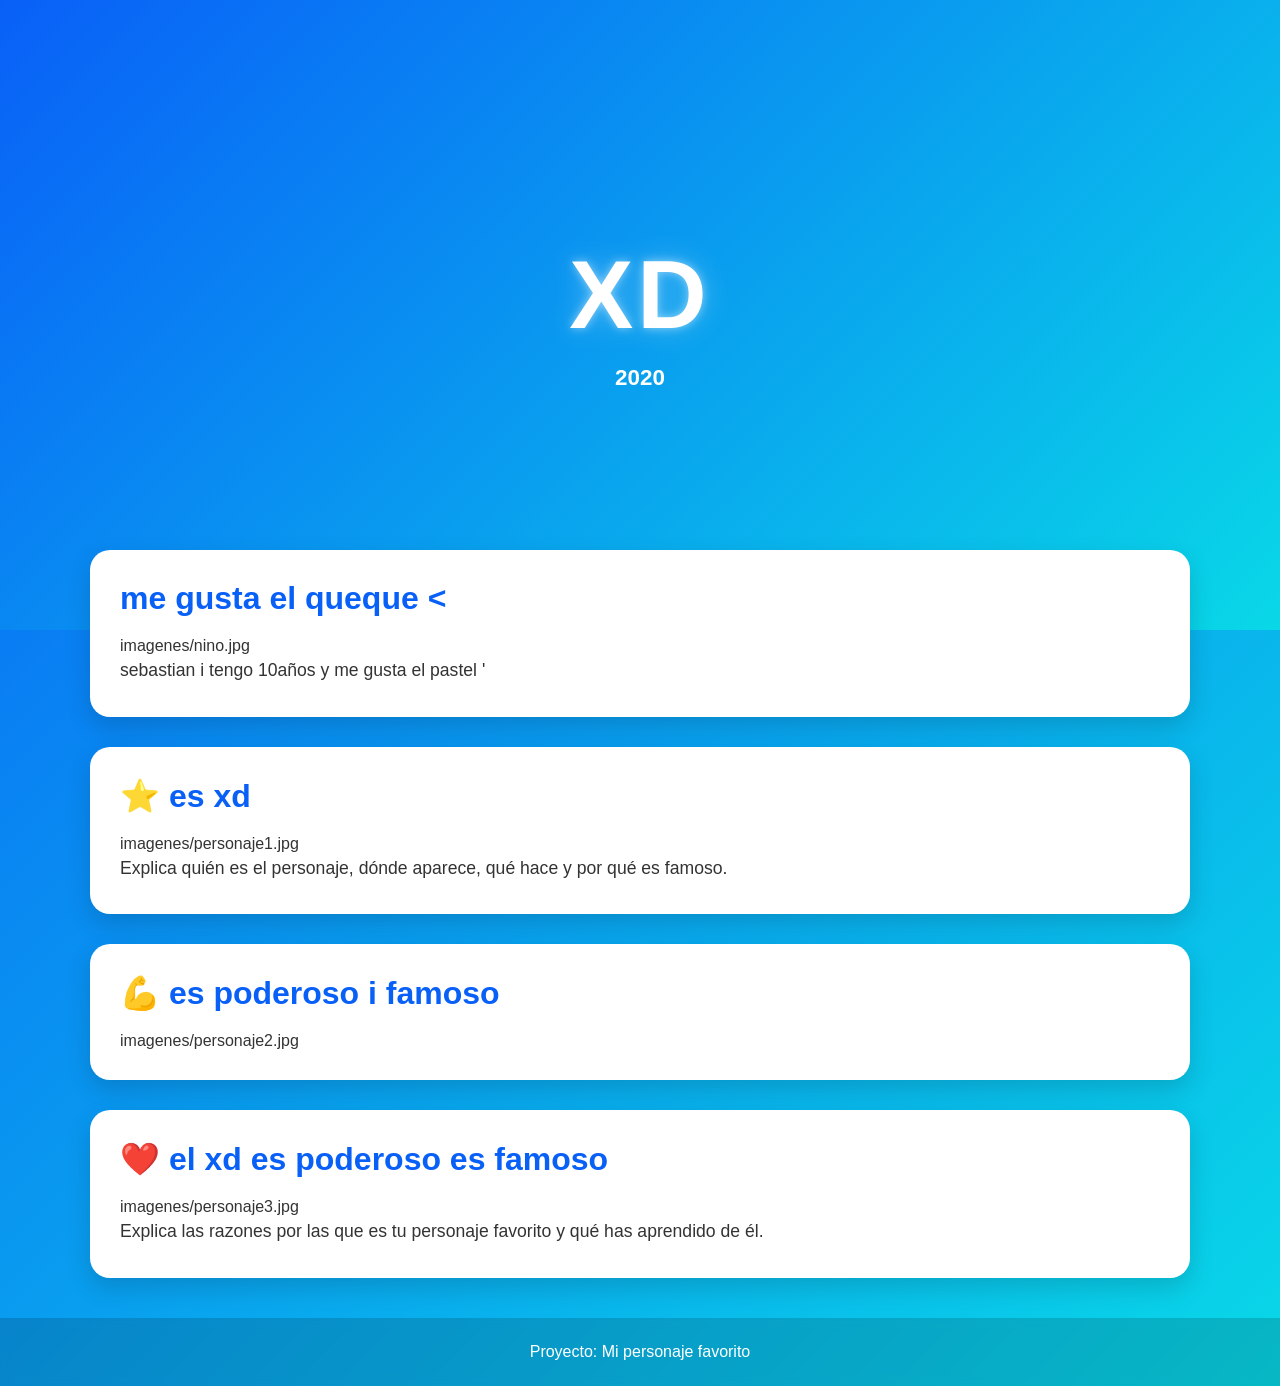
<file: docs/personajeFavorito/index.html>
<!DOCTYPE html>
<html lang="es">

<head>
    <meta charset="UTF-8">
    <meta name="viewport" content="width=device-width, initial-scale=1.0">
    <title></title>
    <link rel="stylesheet" href="style.css">
</head>

<body>

    <header class="hero">
        <div class="hero-content">
            <h1>xd</h1>
            <p> <strong>2020</strong></p>
        </div>
    </header>

    <main>

        <section class="card">
            <h2>me gusta el queque < </h2>
            imagenes/nino.jpg

            <p>
        sebastian i tengo 10años y me gusta el pastel

    '
                
                
            </p>
        </section>

        <section class="card">
            <h2>⭐ es xd</h2>
            imagenes/personaje1.jpg

            <p>
                Explica quién es el personaje, dónde aparece,
                qué hace y por qué es famoso.
            </p>
        </section>

        <section class="card">
            <h2>💪 es poderoso i famoso</h2>
            imagenes/personaje2.jpg

            <p>
                 
            
            </p>
        </section>

        <section class="card">
            <h2>❤️ el xd es poderoso es famoso</h2>
            imagenes/personaje3.jpg

            <p>
                Explica las razones por las que es tu personaje favorito
                y qué has aprendido de él.
            </p>
        </section>

    </main>

    <footer>
        <p>Proyecto: Mi personaje favorito</p>
    </footer>

</body>

</html>
</file>
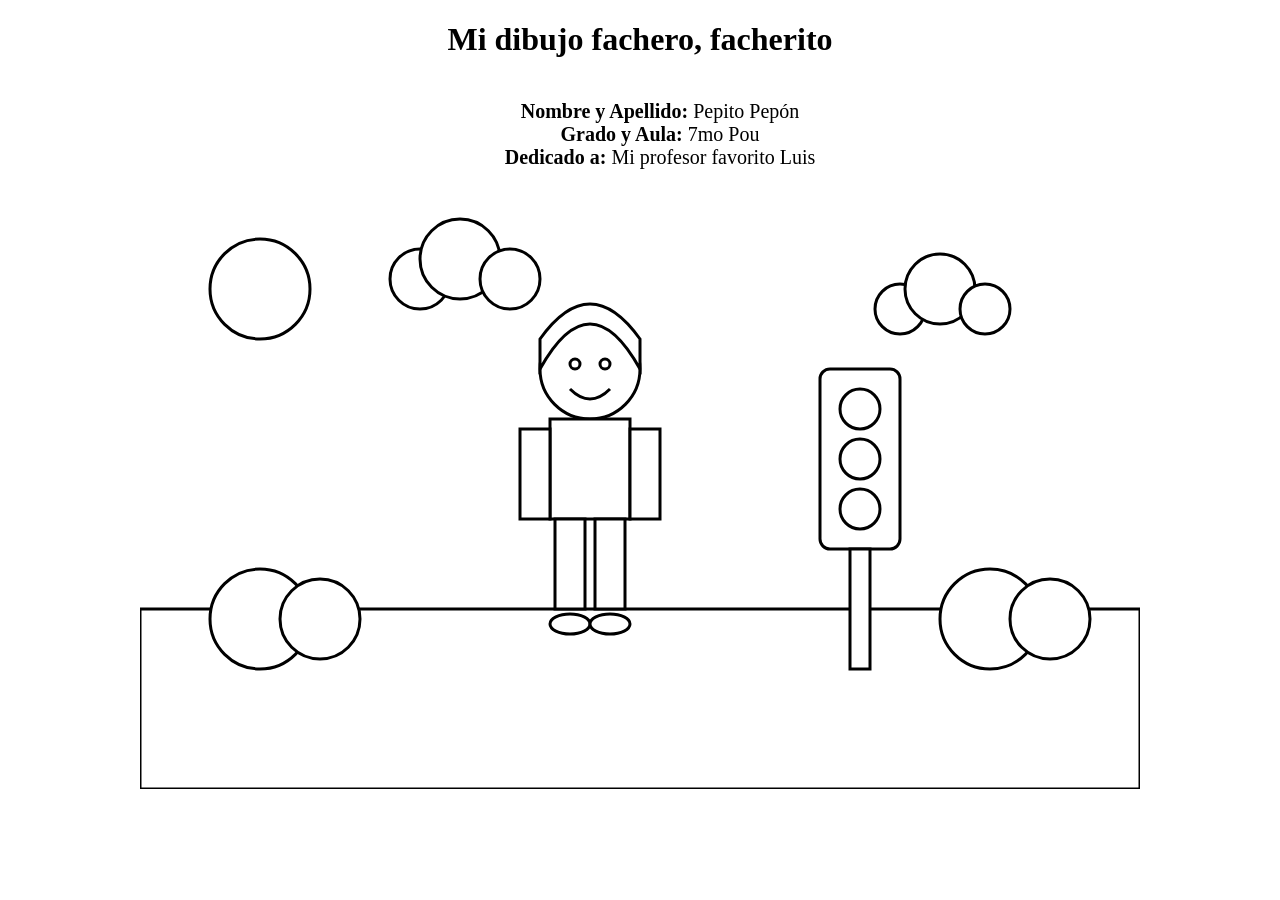
<file: docs/semaforoRGB/index.html>
<!DOCTYPE html>
<html lang="es">
<head>
    <meta charset="UTF-8">
    <title>Dibujo para colorear</title>
    <link rel="stylesheet" href="estilos.css">
</head>
<body>
<h1>Mi dibujo fachero, facherito</h1>
<ul>
  <li><strong>Nombre y Apellido:</strong> Pepito Pepón</li>
  <li><strong>Grado y Aula:</strong> 7mo Pou</li>
  <li><strong>Dedicado a:</strong> Mi profesor favorito Luis</li>
</ul>
<svg viewBox="0 0 1000 600" class="dibujo cielo">

    <!-- Sol -->
    <circle class="sol" cx="120" cy="100" r="50"/>

    <!-- Nubes -->
    <g class="nube">
        <circle class="nube-cuerpo" cx="280" cy="90" r="30"/>
        <circle class="nube-cuerpo" cx="320" cy="70" r="40"/>
        <circle class="nube-cuerpo" cx="370" cy="90" r="30"/>
    </g>

    <g class="nube">
        <circle class="nube-cuerpo" cx="760" cy="120" r="25"/>
        <circle class="nube-cuerpo" cx="800" cy="100" r="35"/>
        <circle class="nube-cuerpo" cx="845" cy="120" r="25"/>
    </g>

    <!-- Césped -->
    <rect class="cesped" x="0" y="420" width="1000" height="180"/>

    <!-- Arbustos -->
    <circle class="arbusto" cx="120" cy="430" r="50"/>
    <circle class="arbusto" cx="180" cy="430" r="40"/>

    <circle class="arbusto" cx="850" cy="430" r="50"/>
    <circle class="arbusto" cx="910" cy="430" r="40"/>

    <!-- Semáforo -->
    <g class="semaforo">

        <rect class="cuerpo-semaforo"
              x="680"
              y="180"
              width="80"
              height="180"
              rx="10"/>

        <circle class="luz-roja"
                cx="720"
                cy="220"
                r="20"/>

        <circle class="luz-amarilla"
                cx="720"
                cy="270"
                r="20"/>

        <circle class="luz-verde"
                cx="720"
                cy="320"
                r="20"/>

        <rect class="palo-semaforo"
              x="710"
              y="360"
              width="20"
              height="120"/>

    </g>

    <!-- Persona -->

    <!-- Cabeza -->
    <circle class="piel"
            cx="450"
            cy="180"
            r="50"/>

    <!-- Cabello -->
    <path class="cabello"
          d="M400 180
             Q450 90 500 180
             L500 150
             Q450 80 400 150 Z"/>

    <!-- Ojos -->
    <circle class="ojo"
            cx="435"
            cy="175"
            r="5"/>

    <circle class="ojo"
            cx="465"
            cy="175"
            r="5"/>

    <!-- Sonrisa -->
    <path class="boca"
          d="M430 200 Q450 220 470 200"/>

    <!-- Polo -->
    <rect class="polo"
          x="410"
          y="230"
          width="80"
          height="100"/>

    <!-- Brazos -->
    <rect class="piel"
          x="380"
          y="240"
          width="30"
          height="90"/>

    <rect class="piel"
          x="490"
          y="240"
          width="30"
          height="90"/>

    <!-- Pantalón -->
    <rect class="pantalon"
          x="415"
          y="330"
          width="30"
          height="90"/>

    <rect class="pantalon"
          x="455"
          y="330"
          width="30"
          height="90"/>

    <!-- Zapatos -->
    <ellipse class="zapato"
             cx="430"
             cy="435"
             rx="20"
             ry="10"/>

    <ellipse class="zapato"
             cx="470"
             cy="435"
             rx="20"
             ry="10"/>

</svg>

</body>
</html>
</file>
<file: docs/personajeFavorito/style.css>
/*======================================
  PALETA DE COLORES
======================================*/
:root {
    --color-primario: #0960f7;
    --color-secundario: #09d8e7;
}

/*======================================
  CONFIGURACIÓN GENERAL
======================================*/
* {
    margin: 0;
    padding: 0;
    box-sizing: border-box;
}

body {
    font-family: "Segoe UI", Arial, sans-serif;

    background: linear-gradient(
        135deg,
        var(--color-primario),
        var(--color-secundario)
    );

    min-height: 100vh;
    color: #333;
}

/*======================================
  HERO
======================================*/
.hero {
    height: 70vh;

    display: flex;
    justify-content: center;
    align-items: center;

    text-align: center;

    background: linear-gradient(
        135deg,
        var(--color-primario),
        var(--color-secundario)
    );

    color: white;
}

.hero-content {
    animation: aparecer 1.5s ease;
}

.hero h1 {
    font-size: clamp(3rem, 8vw, 6rem);
    letter-spacing: 4px;
    text-transform: uppercase;

    text-shadow:
        0 0 10px rgba(255,255,255,.5),
        0 0 30px rgba(255,255,255,.3);

    animation: flotar 3s ease-in-out infinite;
}

.hero p {
    font-size: 1.4rem;
    margin-top: 15px;
}

/*======================================
  CONTENEDOR
======================================*/
main {
    width: 90%;
    max-width: 1100px;

    margin: -80px auto 40px;
}

/*======================================
  TARJETAS
======================================*/
.card {
    background: white;

    margin-bottom: 30px;
    padding: 30px;

    border-radius: 20px;

    box-shadow: 0 10px 25px rgba(0,0,0,.15);

    transition: .3s;
}

.card:hover {
    transform: translateY(-8px);
}

.card h2 {
    color: var(--color-primario);
    margin-bottom: 20px;
    font-size: 2rem;
}

.card img {
    width: 100%;
    max-width: 450px;

    display: block;
    margin: 20px auto;

    border-radius: 15px;

    transition: .4s;
}

.card img:hover {
    transform: scale(1.05);
}

.card p {
    font-size: 1.1rem;
    line-height: 1.8;
}

/*======================================
  FOOTER
======================================*/
footer {
    text-align: center;

    padding: 25px;

    color: white;

    background: rgba(0,0,0,.15);

    backdrop-filter: blur(5px);
}

/*======================================
  ANIMACIONES
======================================*/
@keyframes aparecer {
    from {
        opacity: 0;
        transform: translateY(40px);
    }

    to {
        opacity: 1;
        transform: translateY(0);
    }
}

@keyframes flotar {
    0% {
        transform: translateY(0);
    }

    50% {
        transform: translateY(-10px);
    }

    100% {
        transform: translateY(0);
    }
}

/*======================================
  RESPONSIVE
======================================*/
@media (max-width: 768px) {

    .hero {
        height: 55vh;
    }

    .hero p {
        font-size: 1rem;
    }

    .card {
        padding: 20px;
    }

    .card h2 {
        font-size: 1.5rem;
    }
}
</file>
<file: docs/semaforoRGB/estilos.css>
body{
    margin:0;
    display:flex;
    justify-content:center;
    background:white;
    flex-direction: column;
    align-items: center;

}
h1 {
  text-align: center;
}
ul {
  list-style-type: none;
  display: flex;
  flex-direction: column;
  align-items: center;
  font-size: 20px;
}
.dibujo{
    width:1000px;
}

.cielo,
.sol,
.nube-cuerpo,
.cesped,
.arbusto,
.cuerpo-semaforo,
.luz-roja,
.luz-amarilla,
.luz-verde,
.palo-semaforo,
.piel,
.cabello,
.ojo,
.polo,
.pantalon,
.zapato{
    fill:white;
    stroke:black;
    stroke-width:3;
}
</file>
